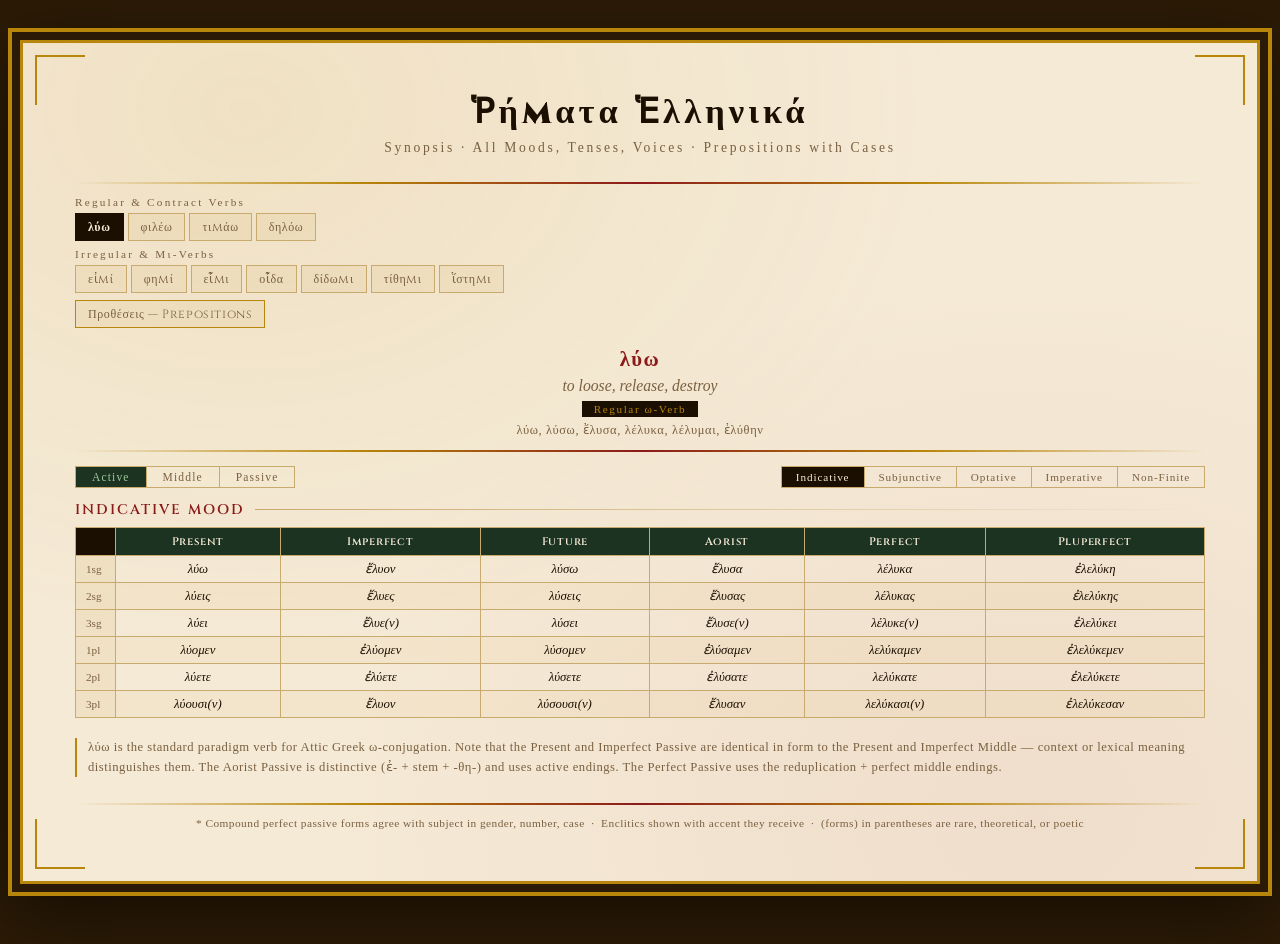
<file: index.html>
<!DOCTYPE html>
<html lang="en">
<head>
<meta charset="UTF-8">
<meta name="viewport" content="width=device-width, initial-scale=1.0">
<title>Ῥήματα Ἑλληνικά — Ancient Greek Master Chart</title>
<link rel="preconnect" href="https://fonts.googleapis.com">
<link rel="preconnect" href="https://fonts.gstatic.com" crossorigin>
<link href="https://fonts.googleapis.com/css2?family=IM+Fell+English+SC&family=IM+Fell+English:ital@0;1&family=Cinzel:wght@400;600;900&display=swap" rel="stylesheet">
<link rel="stylesheet" href="styles.css">
</head>
<body>
<div class="page">
  <div class="corner tl"></div>
  <div class="corner tr"></div>
  <div class="corner bl"></div>
  <div class="corner br"></div>

  <h1>Ῥήματα Ἑλληνικά</h1>
  <p class="subtitle">Synopsis &middot; All Moods, Tenses, Voices &middot; Prepositions with Cases</p>
  <div class="divider"></div>

  <div class="tab-section">
    <p class="tab-group-label">Regular &amp; Contract Verbs</p>
    <div class="tab-row" id="tab-row-reg"></div>
    <p class="tab-group-label">Irregular &amp; Μι-Verbs</p>
    <div class="tab-row" id="tab-row-irr"></div>
    <div class="tab-row">
      <div class="verb-tab prep-tab" data-verb="prep">Προθέσεις &mdash; Prepositions</div>
    </div>
  </div>

  <div id="content-area"></div>

  <div class="divider" style="margin-top:26px;"></div>
  <p class="note footer-note">* Compound perfect passive forms agree with subject in gender, number, case &nbsp;&middot;&nbsp; Enclitics shown with accent they receive &nbsp;&middot;&nbsp; (forms) in parentheses are rare, theoretical, or poetic</p>
</div>

<script src="app.js"></script>
</body>
</html>
</file>
<file: styles.css>
/* ═══════════════════════════════════════════
   Ῥήματα Ἑλληνικά — styles.css
   ═══════════════════════════════════════════ */

:root {
  --parchment: #f5ead6;
  --ink: #1a0f00;
  --red: #8b1a1a;
  --gold: #b8860b;
  --faded: #7a6040;
  --line: #c8a96e;
  --bg: #2a1a06;
  --act-head: #1b3320;
  --mid-head: #2a1a38;
  --pass-head: #1a2535;
  --imp-head: #3a1a0a;
  --prep-head: #1a1a35;
}

* { box-sizing: border-box; margin: 0; padding: 0; }

body {
  background: var(--bg);
  min-height: 100vh;
  display: flex;
  flex-direction: column;
  align-items: center;
  padding: 40px 20px 60px;
  font-family: 'IM Fell English', serif;
}

/* ── Page container ── */
.page {
  background: var(--parchment);
  max-width: 1340px;
  width: 100%;
  border: 3px solid var(--gold);
  box-shadow:
    0 0 0 8px var(--bg),
    0 0 0 12px var(--gold),
    0 20px 60px rgba(0,0,0,.6);
  padding: 46px 52px 52px;
  position: relative;
  background-image:
    radial-gradient(ellipse at 18% 8%, rgba(184,134,11,.09) 0%, transparent 50%),
    radial-gradient(ellipse at 82% 92%, rgba(139,26,26,.06) 0%, transparent 50%);
}

/* ── Corner decorations ── */
.corner {
  position: absolute;
  width: 50px;
  height: 50px;
  border-color: var(--gold);
  border-style: solid;
}
.corner.tl { top: 12px; left: 12px; border-width: 2px 0 0 2px; }
.corner.tr { top: 12px; right: 12px; border-width: 2px 2px 0 0; }
.corner.bl { bottom: 12px; left: 12px; border-width: 0 0 2px 2px; }
.corner.br { bottom: 12px; right: 12px; border-width: 0 2px 2px 0; }

/* ── Header ── */
h1 {
  font-family: 'Cinzel', serif;
  font-weight: 900;
  font-size: 2.15rem;
  color: var(--ink);
  text-align: center;
  letter-spacing: .12em;
  margin-bottom: 4px;
}

.subtitle {
  font-family: 'IM Fell English SC', serif;
  text-align: center;
  color: var(--faded);
  font-size: .85rem;
  letter-spacing: .2em;
  margin-bottom: 26px;
}

.divider {
  width: 100%;
  height: 2px;
  background: linear-gradient(to right, transparent, var(--gold), var(--red), var(--gold), transparent);
  margin: 12px 0;
}

/* ── Tab navigation ── */
.tab-section { margin-bottom: 18px; }

.tab-group-label {
  font-family: 'IM Fell English SC', serif;
  font-size: .7rem;
  color: var(--faded);
  letter-spacing: .2em;
  margin-bottom: 5px;
}

.tab-row {
  display: flex;
  flex-wrap: wrap;
  gap: 4px;
  margin-bottom: 7px;
}

.verb-tab {
  font-family: 'Cinzel', serif;
  font-size: .75rem;
  letter-spacing: .05em;
  padding: 5px 12px;
  border: 1px solid var(--line);
  background: rgba(184,134,11,.07);
  color: var(--faded);
  cursor: pointer;
  transition: all .14s;
  white-space: nowrap;
  user-select: none;
}
.verb-tab:hover {
  background: rgba(139,26,26,.1);
  color: var(--red);
  border-color: var(--red);
}
.verb-tab.active {
  background: var(--ink);
  color: var(--parchment);
  border-color: var(--ink);
  font-weight: 600;
}
.verb-tab.prep-tab { border-color: var(--gold); }
.verb-tab.prep-tab.active {
  background: var(--prep-head);
  border-color: var(--gold);
}

/* ── Verb header ── */
.verb-header {
  text-align: center;
  margin: 16px 0 12px;
}
.verb-title {
  font-family: 'Cinzel', serif;
  font-weight: 600;
  font-size: 1.3rem;
  color: var(--red);
  letter-spacing: .07em;
}
.verb-meaning {
  font-style: italic;
  font-size: .98rem;
  color: var(--faded);
  margin-top: 3px;
}
.verb-pp {
  font-family: 'IM Fell English SC', serif;
  font-size: .78rem;
  color: var(--faded);
  margin-top: 5px;
  letter-spacing: .05em;
}
.verb-badge {
  display: inline-block;
  font-family: 'IM Fell English SC', serif;
  font-size: .7rem;
  color: var(--gold);
  background: var(--ink);
  padding: 2px 12px;
  margin-top: 6px;
  letter-spacing: .14em;
}

/* ── Navigation row (voice + mood toggles) ── */
.nav-row {
  display: flex;
  justify-content: space-between;
  align-items: flex-end;
  flex-wrap: wrap;
  gap: 8px;
  margin-bottom: 12px;
}

.voice-toggle {
  display: inline-flex;
  border: 1px solid var(--line);
  overflow: hidden;
}
.voice-btn {
  font-family: 'IM Fell English SC', serif;
  font-size: .72rem;
  letter-spacing: .1em;
  padding: 4px 16px;
  background: transparent;
  color: var(--faded);
  cursor: pointer;
  border: none;
  border-right: 1px solid var(--line);
  transition: all .14s;
}
.voice-btn:last-child { border-right: none; }
.voice-btn.v-act { background: var(--act-head); color: #9dc89d; }
.voice-btn.v-mid { background: var(--mid-head); color: #c8a8dc; }
.voice-btn.v-pass { background: var(--pass-head); color: #90b8d8; }

.mood-toggle {
  display: inline-flex;
  border: 1px solid var(--line);
  overflow: hidden;
}
.mood-btn {
  font-family: 'IM Fell English SC', serif;
  font-size: .7rem;
  letter-spacing: .08em;
  padding: 4px 14px;
  background: transparent;
  color: var(--faded);
  cursor: pointer;
  border: none;
  border-right: 1px solid var(--line);
  transition: all .14s;
}
.mood-btn:last-child { border-right: none; }
.mood-btn.m-active { background: var(--ink); color: var(--parchment); }

/* ── Finite tables ── */
.table-wrap {
  overflow-x: auto;
  margin-bottom: 4px;
}

table.ct {
  width: 100%;
  border-collapse: collapse;
  font-size: .8rem;
}
table.ct th,
table.ct td {
  border: 1px solid var(--line);
  padding: 5px 7px;
  text-align: center;
}
table.ct thead th {
  font-family: 'Cinzel', serif;
  font-weight: 600;
  font-size: .69rem;
  letter-spacing: .07em;
  color: var(--parchment);
  padding: 6px 7px;
  white-space: nowrap;
}
table.ct thead th.h-act  { background: var(--act-head); }
table.ct thead th.h-mid  { background: var(--mid-head); }
table.ct thead th.h-pass { background: var(--pass-head); }
table.ct thead th.h-imp  { background: var(--imp-head); }
table.ct thead th.h-base { background: var(--ink); }
table.ct tbody tr th {
  font-family: 'IM Fell English SC', serif;
  font-size: .7rem;
  color: var(--faded);
  background: rgba(184,134,11,.09);
  text-align: left;
  font-weight: normal;
  white-space: nowrap;
  padding: 5px 10px;
  min-width: 36px;
}
table.ct tbody td { font-style: italic; color: var(--ink); white-space: nowrap; }
table.ct tbody tr:nth-child(even) td { background: rgba(184,134,11,.05); }
table.ct tbody tr:hover td,
table.ct tbody tr:hover th { background: rgba(139,26,26,.07); }

.d  { color: var(--faded); font-style: normal; }
.eq { color: #666; font-style: normal; font-size: .75em; }

/* ── Non-finite grid ── */
.nf-grid {
  display: grid;
  grid-template-columns: 1fr 1fr;
  gap: 16px;
}
.nf-block h4 {
  font-family: 'Cinzel', serif;
  font-size: .77rem;
  letter-spacing: .1em;
  color: var(--red);
  margin-bottom: 6px;
}
table.nft {
  width: 100%;
  border-collapse: collapse;
  font-size: .79rem;
}
table.nft th,
table.nft td {
  border: 1px solid var(--line);
  padding: 5px 9px;
}
table.nft th {
  font-family: 'IM Fell English SC', serif;
  font-size: .7rem;
  color: var(--faded);
  background: rgba(184,134,11,.09);
  font-weight: normal;
  text-align: left;
  white-space: nowrap;
}
table.nft td { font-style: italic; color: var(--ink); }
table.nft tr:nth-child(even) td { background: rgba(184,134,11,.05); }

/* ── Sections ── */
.section { margin-bottom: 20px; }
.section-title {
  font-family: 'Cinzel', serif;
  font-weight: 600;
  font-size: .88rem;
  color: var(--red);
  letter-spacing: .14em;
  text-transform: uppercase;
  margin-bottom: 8px;
  display: flex;
  align-items: center;
  gap: 10px;
}
.section-title::after {
  content: '';
  flex: 1;
  height: 1px;
  background: linear-gradient(to right, var(--line), transparent);
}

.note {
  font-family: 'IM Fell English SC', serif;
  font-size: .71rem;
  color: var(--faded);
  letter-spacing: .04em;
  margin-top: 4px;
}
.verb-note {
  border-left: 2px solid var(--gold);
  padding-left: 11px;
  margin-top: 12px;
  font-size: .79rem;
  line-height: 1.55;
}
.warn-note {
  color: var(--red);
  font-size: .74rem;
  margin-bottom: 7px;
  font-family: 'IM Fell English SC', serif;
  letter-spacing: .04em;
}
.footer-note { text-align: center; }

/* ── Prepositions ── */
.prep-section-title {
  font-family: 'Cinzel', serif;
  font-weight: 600;
  font-size: 1rem;
  color: var(--red);
  letter-spacing: .16em;
  text-align: center;
  margin: 20px 0 12px;
}
table.prept {
  width: 100%;
  border-collapse: collapse;
  font-size: .83rem;
  margin-bottom: 22px;
}
table.prept th,
table.prept td {
  border: 1px solid var(--line);
  padding: 7px 10px;
}
table.prept thead th {
  font-family: 'Cinzel', serif;
  font-weight: 600;
  font-size: .72rem;
  letter-spacing: .08em;
  color: var(--parchment);
  background: var(--prep-head);
}
table.prept tbody tr th {
  font-family: 'IM Fell English SC', serif;
  font-size: .78rem;
  color: var(--ink);
  background: rgba(184,134,11,.09);
  font-weight: normal;
  text-align: left;
}
table.prept td.case-badge {
  font-family: 'IM Fell English SC', serif;
  color: var(--red);
  font-style: normal;
  font-size: .8rem;
  text-align: center;
  white-space: nowrap;
  background: rgba(139,26,26,.05);
}
table.prept td.meaning { color: var(--ink); font-style: italic; }
table.prept td.notes   { color: var(--faded); font-size: .78rem; }
table.prept tbody tr:hover td,
table.prept tbody tr:hover th { background: rgba(139,26,26,.07); }

.case-gd { color: #6a2222; }
.case-dt { color: #1a3a1a; }
.case-ac { color: #1a1a4a; }

/* ── Voice-only label ── */
.voice-only-label {
  font-family: 'IM Fell English SC', serif;
  font-size: .72rem;
  color: var(--faded);
  letter-spacing: .1em;
}

/* ── Responsive ── */
@media (max-width: 800px) {
  .page       { padding: 26px 12px 34px; }
  h1          { font-size: 1.45rem; }
  .nf-grid    { grid-template-columns: 1fr; }
  .verb-tab   { font-size: .68rem; padding: 4px 8px; }
  table.ct    { font-size: .72rem; }
  .nav-row    { flex-direction: column; align-items: flex-start; }
}
</file>
